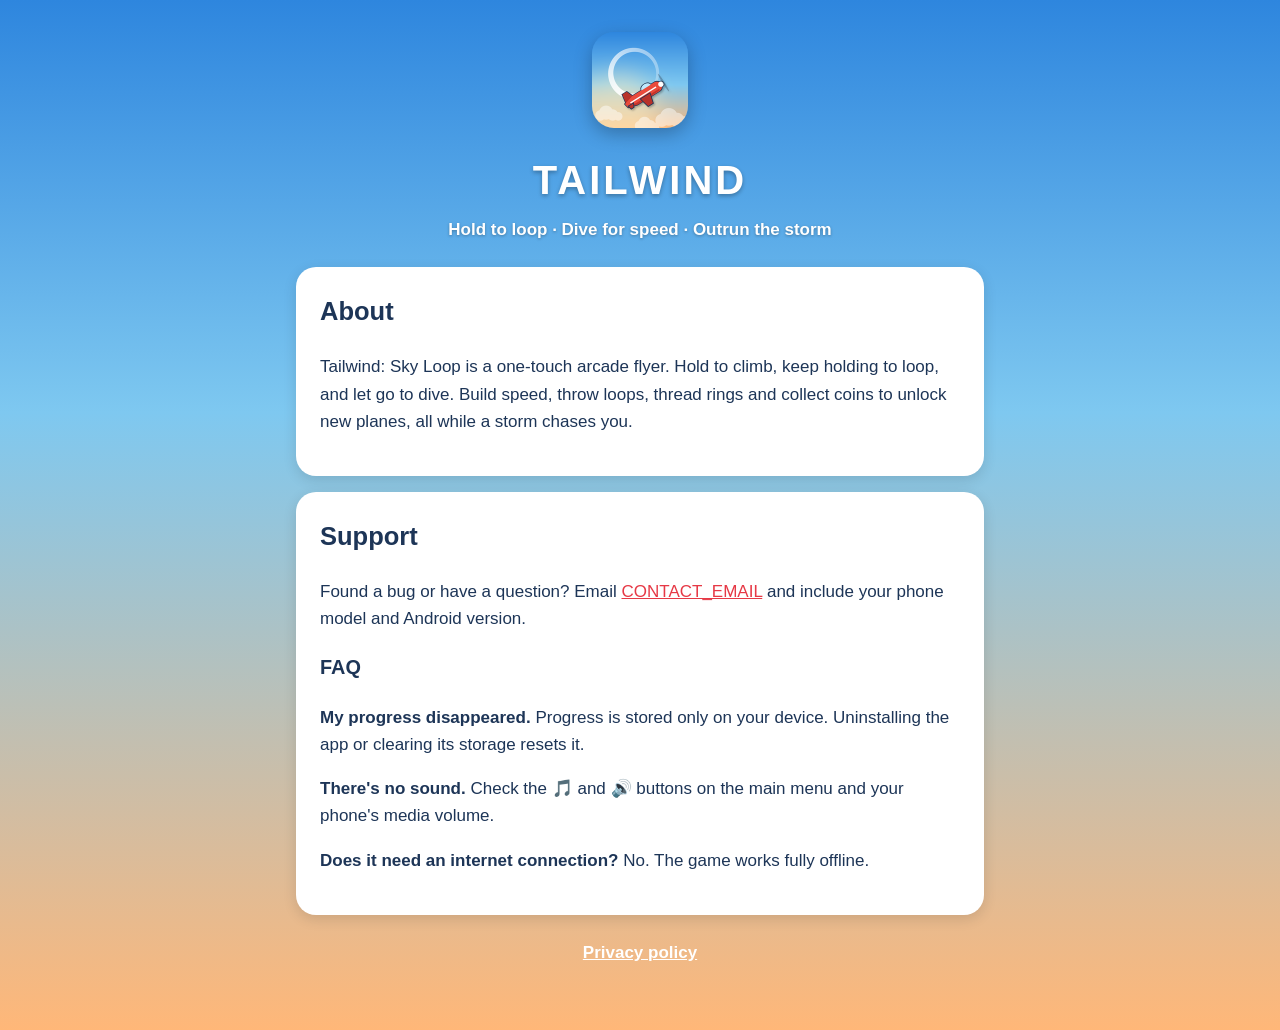
<file: index.html>
<!doctype html>
<html lang="en">
<head>
<meta charset="utf-8">
<meta name="viewport" content="width=device-width, initial-scale=1">
<title>Tailwind: Sky Loop</title>
<meta name="description" content="A one-touch arcade flying game. Hold to loop, dive for speed, outrun the storm.">
<link rel="icon" href="icon.png">
<link rel="stylesheet" href="style.css">
</head>
<body>
<main>
  <header>
    <img src="icon.png" alt="Tailwind app icon">
    <h1>TAILWIND</h1>
    <p>Hold to loop · Dive for speed · Outrun the storm</p>
  </header>
  <section>
    <h2>About</h2>
    <p>Tailwind: Sky Loop is a one-touch arcade flyer. Hold to climb, keep holding to loop, and let go to dive.
    Build speed, throw loops, thread rings and collect coins to unlock new planes, all while a storm chases you.</p>
  </section>
  <section>
    <h2>Support</h2>
    <p>Found a bug or have a question? Email <a href="mailto:CONTACT_EMAIL">CONTACT_EMAIL</a> and include your phone model and Android version.</p>
    <h3>FAQ</h3>
    <p><strong>My progress disappeared.</strong> Progress is stored only on your device. Uninstalling the app or clearing its storage resets it.</p>
    <p><strong>There's no sound.</strong> Check the 🎵 and 🔊 buttons on the main menu and your phone's media volume.</p>
    <p><strong>Does it need an internet connection?</strong> No. The game works fully offline.</p>
  </section>
  <nav><a href="privacy.html">Privacy policy</a></nav>
</main>
</body>
</html>
</file>
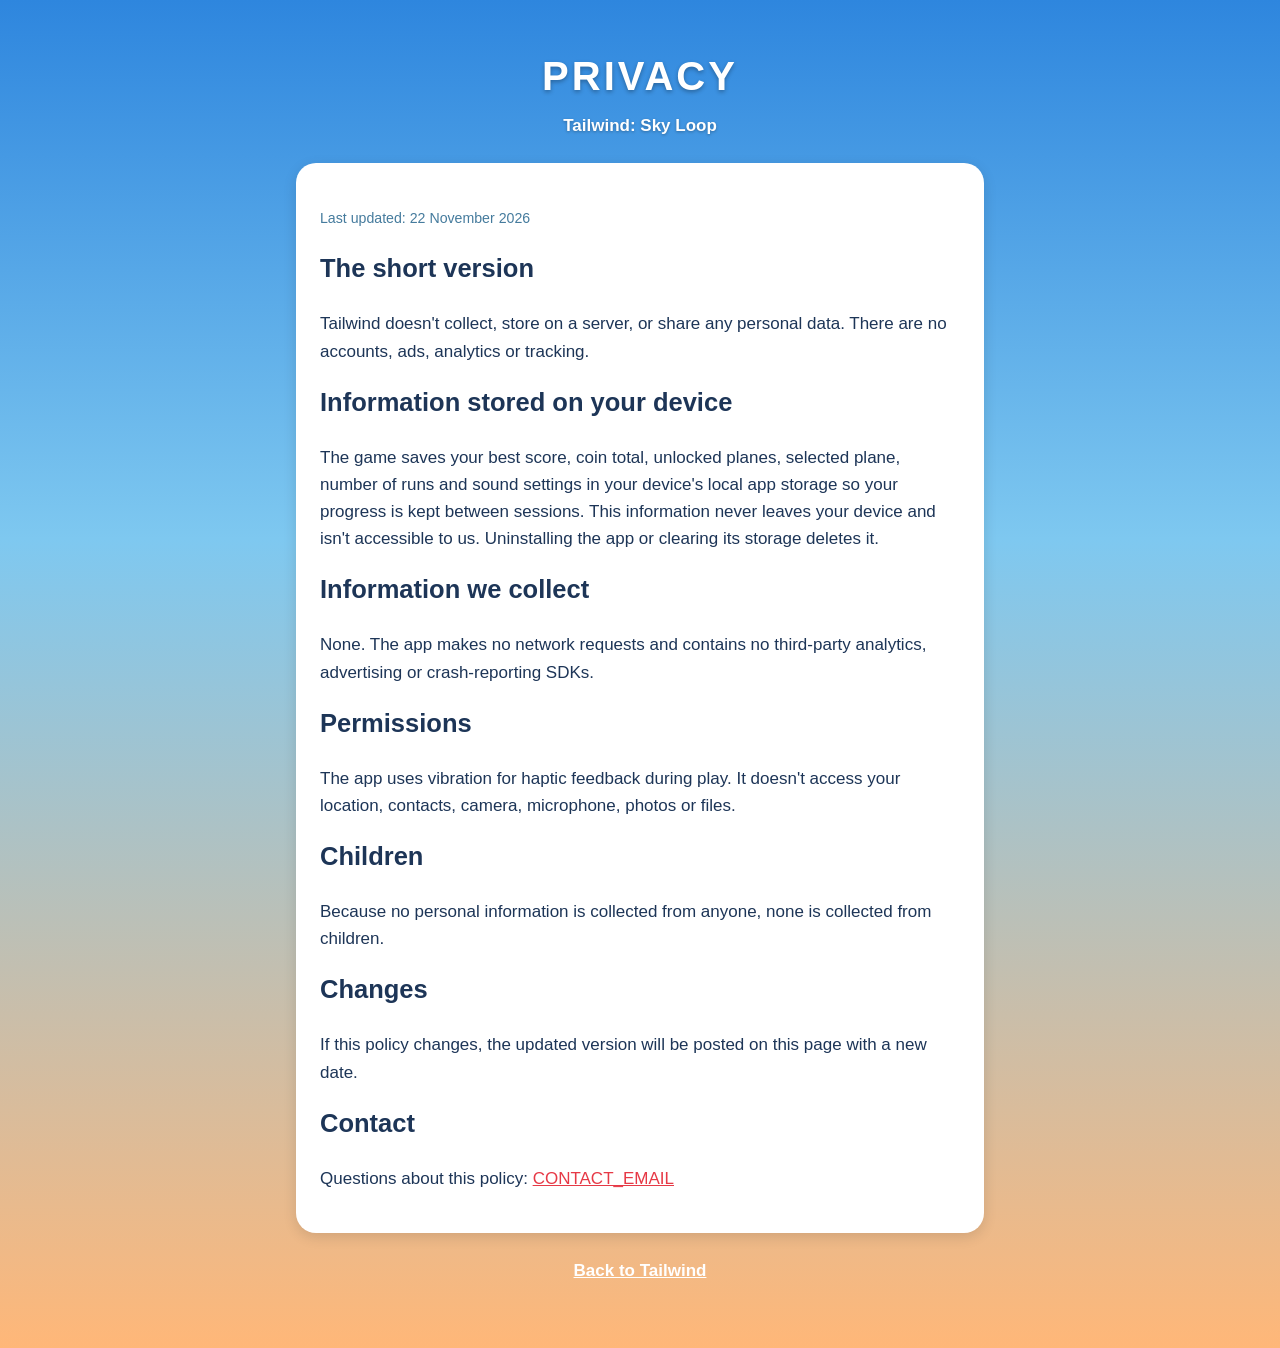
<file: privacy.html>
<!doctype html>
<html lang="en">
<head>
<meta charset="utf-8">
<meta name="viewport" content="width=device-width, initial-scale=1">
<title>Privacy Policy: Tailwind</title>
<link rel="icon" href="icon.png">
<link rel="stylesheet" href="style.css">
</head>
<body>
<main>
  <header>
    <h1>PRIVACY</h1>
    <p>Tailwind: Sky Loop</p>
  </header>
  <section>
    <p><small>Last updated: 22 November 2026</small></p>
    <h2>The short version</h2>
    <p>Tailwind doesn't collect, store on a server, or share any personal data. There are no accounts, ads, analytics or tracking.</p>

    <h2>Information stored on your device</h2>
    <p>The game saves your best score, coin total, unlocked planes, selected plane, number of runs and sound settings
    in your device's local app storage so your progress is kept between sessions. This information never leaves your
    device and isn't accessible to us. Uninstalling the app or clearing its storage deletes it.</p>

    <h2>Information we collect</h2>
    <p>None. The app makes no network requests and contains no third-party analytics, advertising or crash-reporting SDKs.</p>

    <h2>Permissions</h2>
    <p>The app uses vibration for haptic feedback during play. It doesn't access your location, contacts, camera,
    microphone, photos or files.</p>

    <h2>Children</h2>
    <p>Because no personal information is collected from anyone, none is collected from children.</p>

    <h2>Changes</h2>
    <p>If this policy changes, the updated version will be posted on this page with a new date.</p>

    <h2>Contact</h2>
    <p>Questions about this policy: <a href="mailto:CONTACT_EMAIL">CONTACT_EMAIL</a></p>
  </section>
  <nav><a href="index.html">Back to Tailwind</a></nav>
</main>
</body>
</html>
</file>
<file: style.css>
:root { --sky: #7ec8f0; --ink: #1d3557; --red: #e63946; --card: #ffffff; --muted: #457b9d; }
* { box-sizing: border-box; }
body { margin: 0; font: 17px/1.6 -apple-system, BlinkMacSystemFont, "Segoe UI", Roboto, sans-serif;
  color: var(--ink); background: linear-gradient(#2e86de, var(--sky) 40%, #ffb778); min-height: 100vh; }
main { max-width: 720px; margin: 0 auto; padding: 32px 16px 64px; }
header { text-align: center; color: white; margin-bottom: 24px; }
header img { width: 96px; height: 96px; border-radius: 22px; box-shadow: 0 6px 18px rgba(0,0,0,.25); }
header h1 { margin: 12px 0 0; font-size: 40px; letter-spacing: 3px; text-shadow: 0 2px 4px rgba(0,0,0,.3); }
header p { margin: 4px 0 0; font-weight: 600; text-shadow: 0 1px 3px rgba(0,0,0,.3); }
section { background: var(--card); border-radius: 20px; padding: 24px; margin-bottom: 16px; box-shadow: 0 4px 14px rgba(0,0,0,.12); }
h2 { margin-top: 0; }
a { color: var(--red); }
nav { text-align: center; margin-top: 24px; }
nav a { color: white; font-weight: 700; margin: 0 10px; }
small { color: var(--muted); }
</file>
